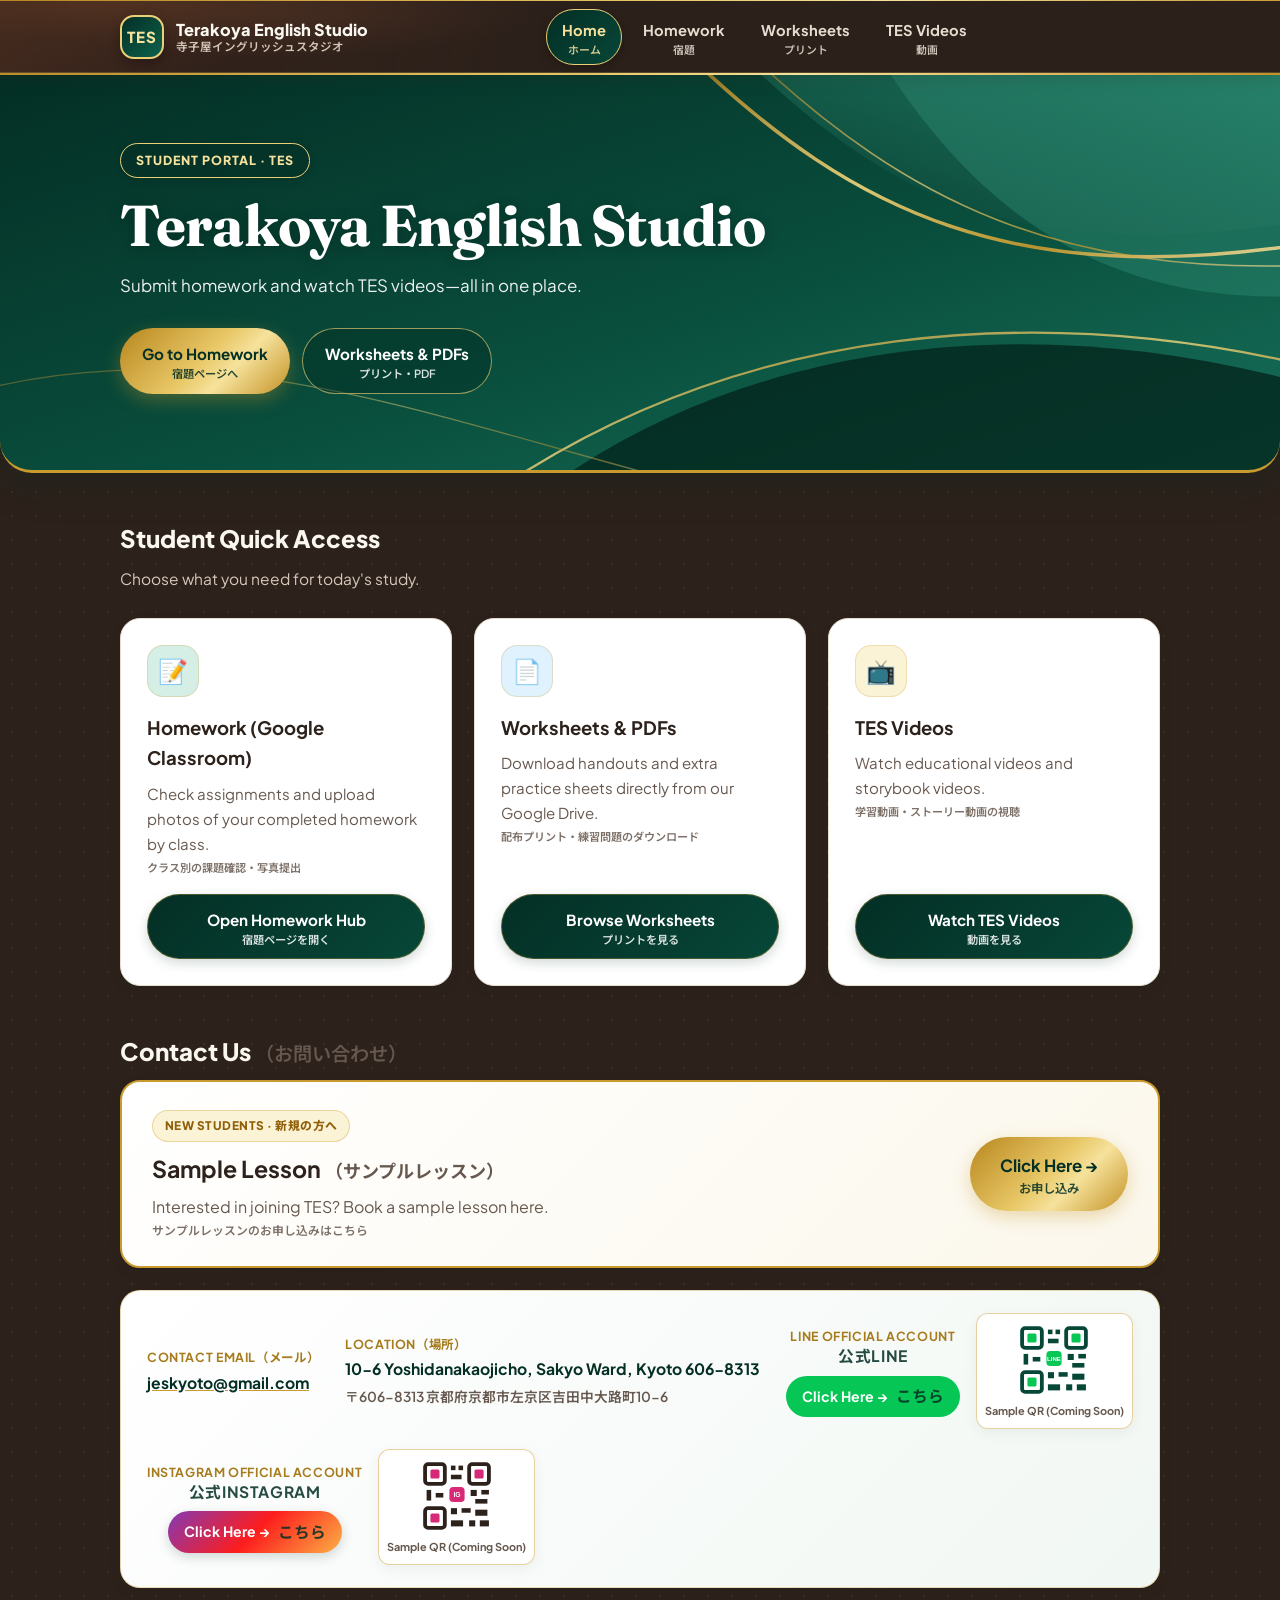
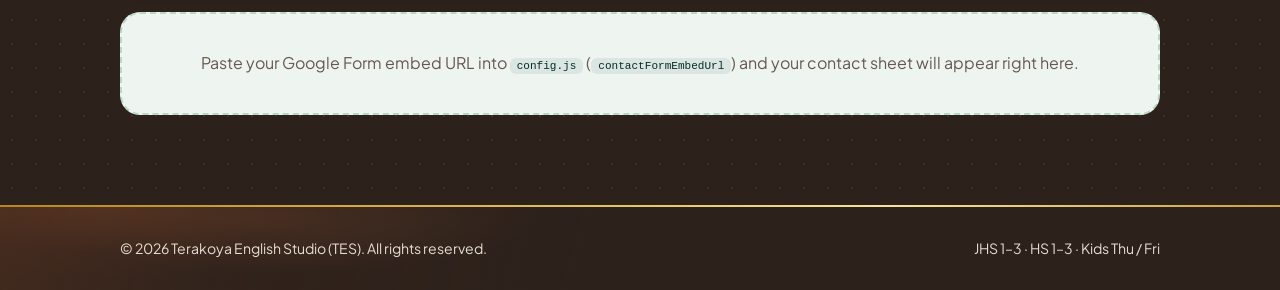
<file: index.html>
<!DOCTYPE html>
<html lang="en">
<head>
  <meta charset="UTF-8">
  <meta name="viewport" content="width=device-width, initial-scale=1.0">
  <title>Terakoya English Studio (TES) — Student Portal</title>
  <link rel="preconnect" href="https://fonts.googleapis.com">
  <link rel="preconnect" href="https://fonts.gstatic.com" crossorigin>
  <link href="https://fonts.googleapis.com/css2?family=Fraunces:opsz,wght@9..144,600;9..144,700;9..144,800&family=Noto+Sans+JP:wght@400;600;700;800&family=Plus+Jakarta+Sans:wght@400;600;700;800&display=swap" rel="stylesheet">
  <link rel="stylesheet" href="styles.css">
</head>
<body>

  <header class="site-header">
    <div class="container nav-inner">
      <a href="index.html" class="brand">
        <span class="brand-badge">TES</span>
        <span class="brand-text">
          <span class="brand-name">Terakoya English Studio</span>
          <span class="brand-sub">寺子屋イングリッシュスタジオ</span>
        </span>
      </a>

      <nav class="nav-links" id="nav-links">
        <a href="index.html" class="nav-link active">Home <span class="ja-sub">ホーム</span></a>
        <a href="homework.html" class="nav-link">Homework <span class="ja-sub">宿題</span></a>
        <a href="worksheets.html" class="nav-link">Worksheets <span class="ja-sub">プリント</span></a>
        <a href="videos.html" class="nav-link">TES Videos <span class="ja-sub">動画</span></a>
      </nav>

      <div class="nav-actions">
        <button id="menu-btn" class="menu-btn" type="button" aria-label="Menu">☰</button>
      </div>
    </div>
  </header>

  <main>
    <section class="hero">
      <div class="container">
        <div class="hero-inner">
          <span class="hero-pill" data-i18n="hero_pill">STUDENT PORTAL · TES</span>
          <h1 data-i18n="hero_title">Terakoya English Studio</h1>
          <p data-i18n="hero_sub">Submit homework and watch TES videos—all in one place.</p>
          <div class="hero-cta-group">
            <a href="homework.html" class="btn btn-primary"><span>Go to Homework<span class="ja-sub">宿題ページへ</span></span></a>
            <a href="worksheets.html" class="btn btn-outline-light"><span>Worksheets &amp; PDFs<span class="ja-sub">プリント・PDF</span></span></a>
          </div>
        </div>
      </div>
    </section>

    <section class="section">
      <div class="container">
        <h2 class="section-title" data-i18n="portal_title">Student Quick Access</h2>
        <p class="section-sub" data-i18n="portal_sub">Choose what you need for today's study.</p>

        <div class="grid-3">
          <article class="card card-hover">
            <div>
              <div class="card-icon">📝</div>
              <h3>Homework (Google Classroom)</h3>
              <p>Check assignments and upload photos of your completed homework by class.<span class="ja-sub" style="margin-top:4px;">クラス別の課題確認・写真提出</span></p>
            </div>
            <a href="homework.html" class="btn btn-navy"><span>Open Homework Hub<span class="ja-sub">宿題ページを開く</span></span></a>
          </article>

          <article class="card card-hover">
            <div>
              <div class="card-icon">📄</div>
              <h3>Worksheets &amp; PDFs</h3>
              <p>Download handouts and extra practice sheets directly from our Google Drive.<span class="ja-sub" style="margin-top:4px;">配布プリント・練習問題のダウンロード</span></p>
            </div>
            <a href="worksheets.html" class="btn btn-navy"><span>Browse Worksheets<span class="ja-sub">プリントを見る</span></span></a>
          </article>

          <article class="card card-hover">
            <div>
              <div class="card-icon">📺</div>
              <h3>TES Videos</h3>
              <p>Watch educational videos and storybook videos.<span class="ja-sub" style="margin-top:4px;">学習動画・ストーリー動画の視聴</span></p>
            </div>
            <a href="videos.html" class="btn btn-navy"><span>Watch TES Videos<span class="ja-sub">動画を見る</span></span></a>
          </article>
        </div>
      </div>
    </section>

    <section class="section" id="contact" style="padding-top: 0;">
      <div class="container">
        <h2 class="section-title">Contact Us <span style="font-size:0.8em;font-weight:600;color:var(--text-muted);">（お問い合わせ）</span></h2>

        <div class="card" style="margin-bottom: 22px; border: 2px solid var(--gold); background: linear-gradient(135deg, #ffffff 0%, #fbf7eb 100%); flex-direction: row; flex-wrap: wrap; align-items: center; justify-content: space-between; gap: 20px; padding: 28px 30px;">
          <div>
            <span class="badge badge-kids" style="margin-bottom: 8px;">NEW STUDENTS · 新規の方へ</span>
            <h3 style="font-size: 1.45rem; margin: 0 0 6px;">Sample Lesson <span style="font-size:0.78em;font-weight:700;color:var(--text-muted);">（サンプルレッスン）</span></h3>
            <p style="margin: 0; font-size: 1rem;">Interested in joining TES? Book a sample lesson here.<span class="ja-sub" style="margin-top:4px;">サンプルレッスンのお申し込みはこちら</span></p>
          </div>
          <a id="sample-lesson-btn" href="#contact" class="btn btn-primary" style="padding: 15px 30px; font-size: 1.05rem;">
            <span>Click Here &rarr;<span class="ja-sub">お申し込み</span></span>
          </a>
        </div>

        <div class="info-strip" style="margin-bottom: 24px;">
          <div class="info-item">
            <strong>Contact Email（メール）</strong>
            <span id="school-email">—</span>
          </div>
          <div class="info-item">
            <strong>Location（場所）</strong>
            <div id="school-location">—</div>
          </div>
          <div class="info-item info-line-item">
            <div>
              <strong>LINE Official Account<span class="ja-sub">公式LINE</span></strong>
              <div id="school-line-wrap" style="margin-top:8px;"></div>
            </div>
            <div id="line-qr-wrap"></div>
          </div>
          <div class="info-item info-line-item">
            <div>
              <strong>Instagram Official Account<span class="ja-sub">公式Instagram</span></strong>
              <div id="school-ig-wrap" style="margin-top:8px;"></div>
            </div>
            <div id="ig-qr-wrap"></div>
          </div>
        </div>

        <div id="contact-form-wrap"></div>
      </div>
    </section>
  </main>

  <footer class="site-footer">
    <div class="container footer-inner">
      <span data-i18n="footer_copy">© Terakoya English Studio (TES).</span>
      <span>JHS 1–3 · HS 1–3 · Kids Thu / Fri</span>
    </div>
  </footer>

  <script src="config.js"></script>
  <script src="app.js"></script>
</body>
</html>
</file>
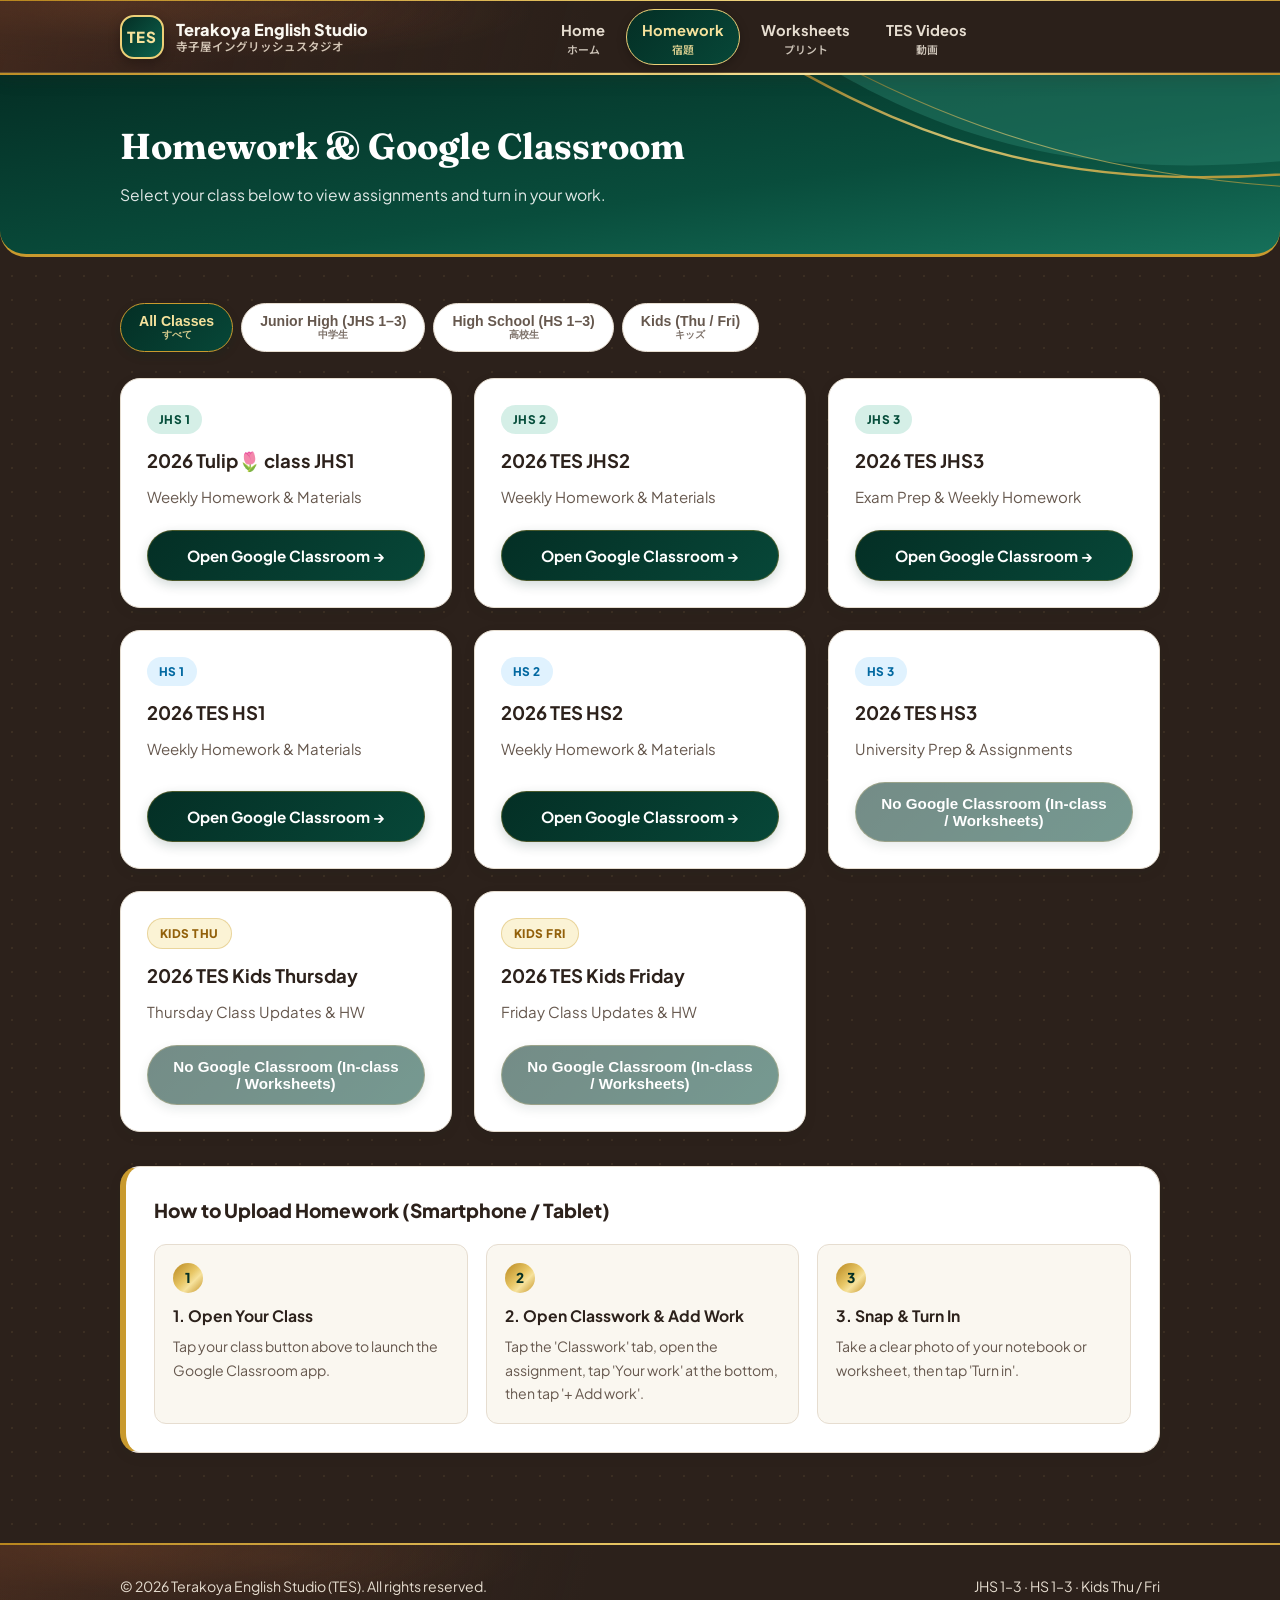
<file: homework.html>
<!DOCTYPE html>
<html lang="en">
<head>
  <meta charset="UTF-8">
  <meta name="viewport" content="width=device-width, initial-scale=1.0">
  <title>Homework — Terakoya English Studio (TES)</title>
  <link rel="preconnect" href="https://fonts.googleapis.com">
  <link rel="preconnect" href="https://fonts.gstatic.com" crossorigin>
  <link href="https://fonts.googleapis.com/css2?family=Fraunces:opsz,wght@9..144,600;9..144,700;9..144,800&family=Noto+Sans+JP:wght@400;600;700;800&family=Plus+Jakarta+Sans:wght@400;600;700;800&display=swap" rel="stylesheet">
  <link rel="stylesheet" href="styles.css">
</head>
<body>

  <header class="site-header">
    <div class="container nav-inner">
      <a href="index.html" class="brand">
        <span class="brand-badge">TES</span>
        <span class="brand-text">
          <span class="brand-name">Terakoya English Studio</span>
          <span class="brand-sub">寺子屋イングリッシュスタジオ</span>
        </span>
      </a>

      <nav class="nav-links" id="nav-links">
        <a href="index.html" class="nav-link">Home <span class="ja-sub">ホーム</span></a>
        <a href="homework.html" class="nav-link active">Homework <span class="ja-sub">宿題</span></a>
        <a href="worksheets.html" class="nav-link">Worksheets <span class="ja-sub">プリント</span></a>
        <a href="videos.html" class="nav-link">TES Videos <span class="ja-sub">動画</span></a>
      </nav>

      <div class="nav-actions">
        <button id="menu-btn" class="menu-btn" type="button" aria-label="Menu">☰</button>
      </div>
    </div>
  </header>

  <main>
    <section class="page-header">
      <div class="container">
        <h1 data-i18n="hw_header_title">Homework &amp; Google Classroom</h1>
        <p data-i18n="hw_header_sub">Select your class below to view assignments and turn in your work.</p>
      </div>
    </section>

    <section class="section">
      <div class="container">
        <div class="filter-bar">
          <button class="filter-btn active" type="button" data-hw-filter="all">All Classes <span class="ja-sub">すべて</span></button>
          <button class="filter-btn" type="button" data-hw-filter="jhs">Junior High (JHS 1–3) <span class="ja-sub">中学生</span></button>
          <button class="filter-btn" type="button" data-hw-filter="hs">High School (HS 1–3) <span class="ja-sub">高校生</span></button>
          <button class="filter-btn" type="button" data-hw-filter="kids">Kids (Thu / Fri) <span class="ja-sub">キッズ</span></button>
        </div>

        <div id="homework-grid" class="grid-3"></div>

        <div class="guide-box">
          <h2 class="section-title" style="font-size:1.2rem;" data-i18n="guide_title">How to Upload Homework (Smartphone / Tablet)</h2>
          <div class="guide-steps">
            <div class="step-item">
              <span class="step-num">1</span>
              <h4 data-i18n="guide_s1_title">1. Open Your Class</h4>
              <p data-i18n="guide_s1_desc">Tap your class button above to launch the Google Classroom app.</p>
            </div>
            <div class="step-item">
              <span class="step-num">2</span>
              <h4 data-i18n="guide_s2_title">2. Add Your Work</h4>
              <p data-i18n="guide_s2_desc">Open the assignment, tap 'Your work' at the bottom, then tap '+ Add work'.</p>
            </div>
            <div class="step-item">
              <span class="step-num">3</span>
              <h4 data-i18n="guide_s3_title">3. Snap &amp; Turn In</h4>
              <p data-i18n="guide_s3_desc">Take a clear photo of your notebook or worksheet, then tap 'Turn in'.</p>
            </div>
          </div>
        </div>
      </div>
    </section>
  </main>

  <footer class="site-footer">
    <div class="container footer-inner">
      <span data-i18n="footer_copy">© Terakoya English Studio (TES).</span>
      <span>JHS 1–3 · HS 1–3 · Kids Thu / Fri</span>
    </div>
  </footer>

  <script src="config.js"></script>
  <script src="app.js"></script>
</body>
</html>
</file>
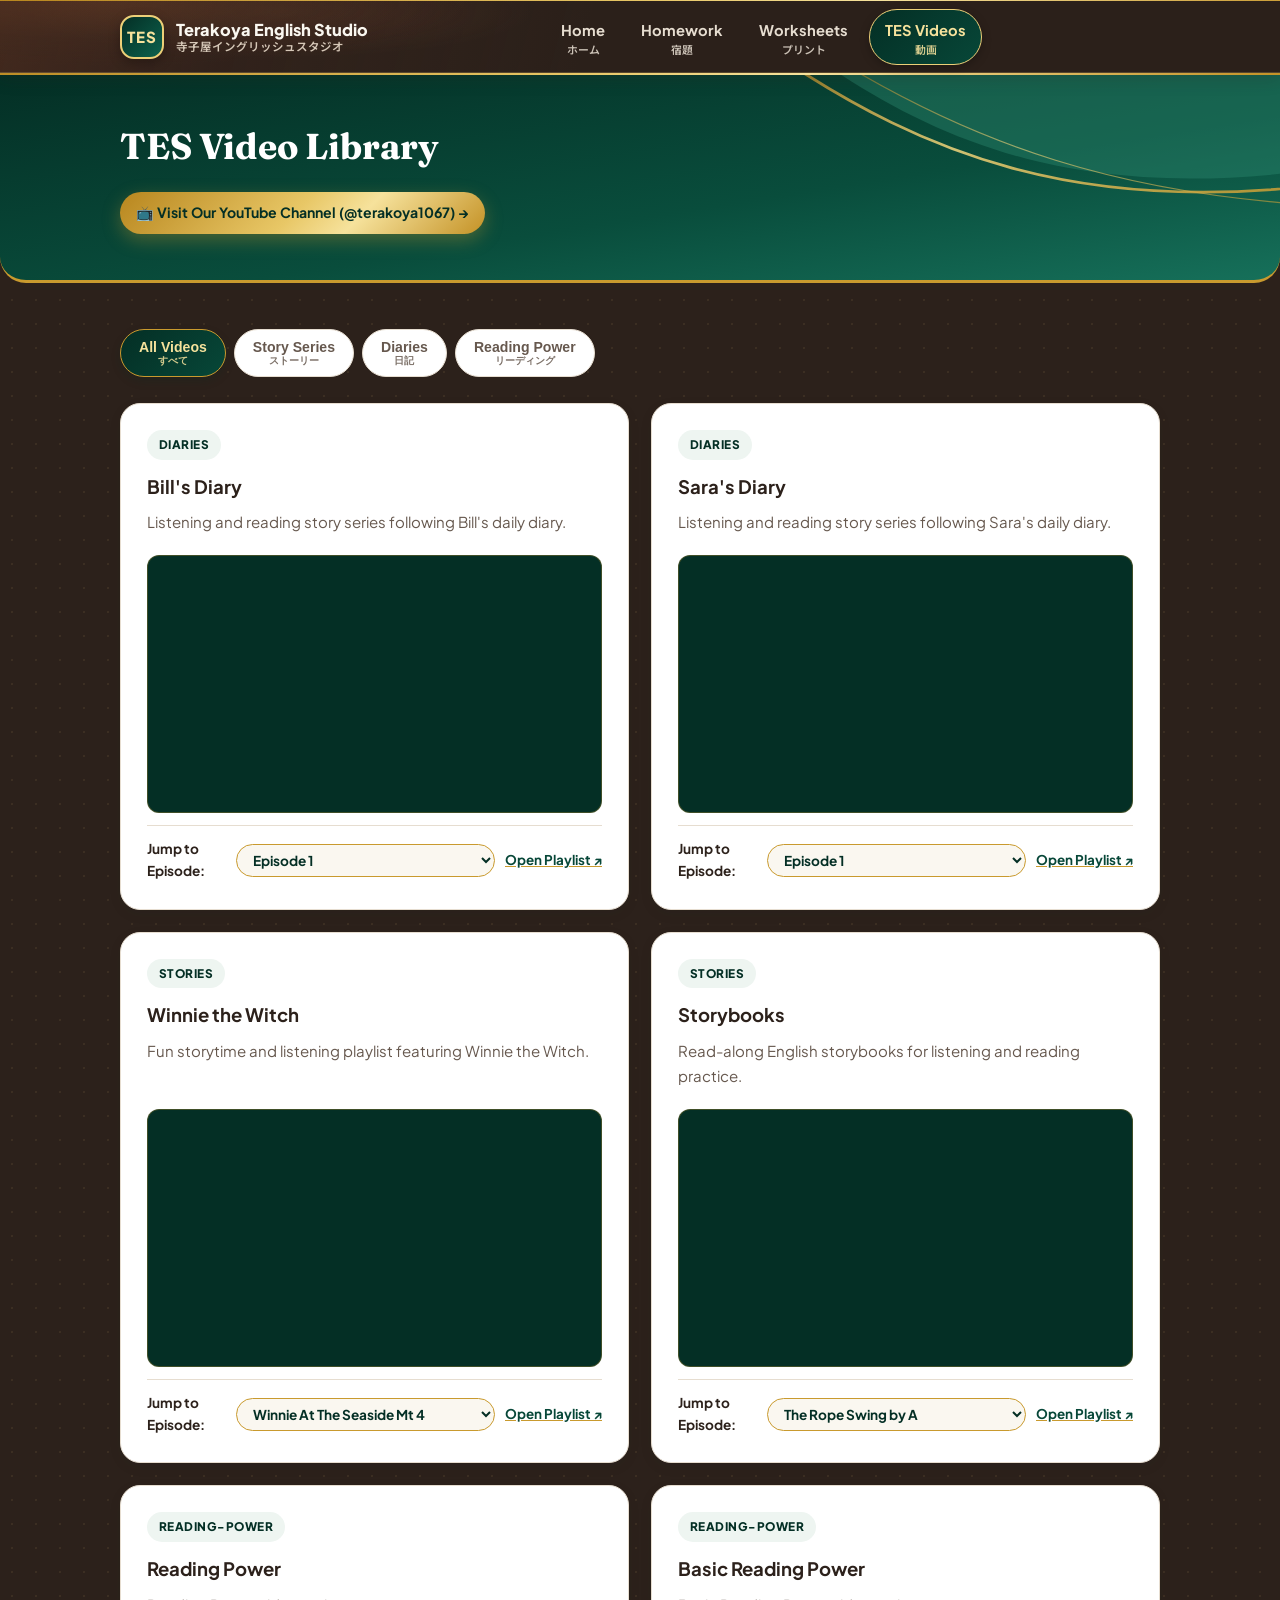
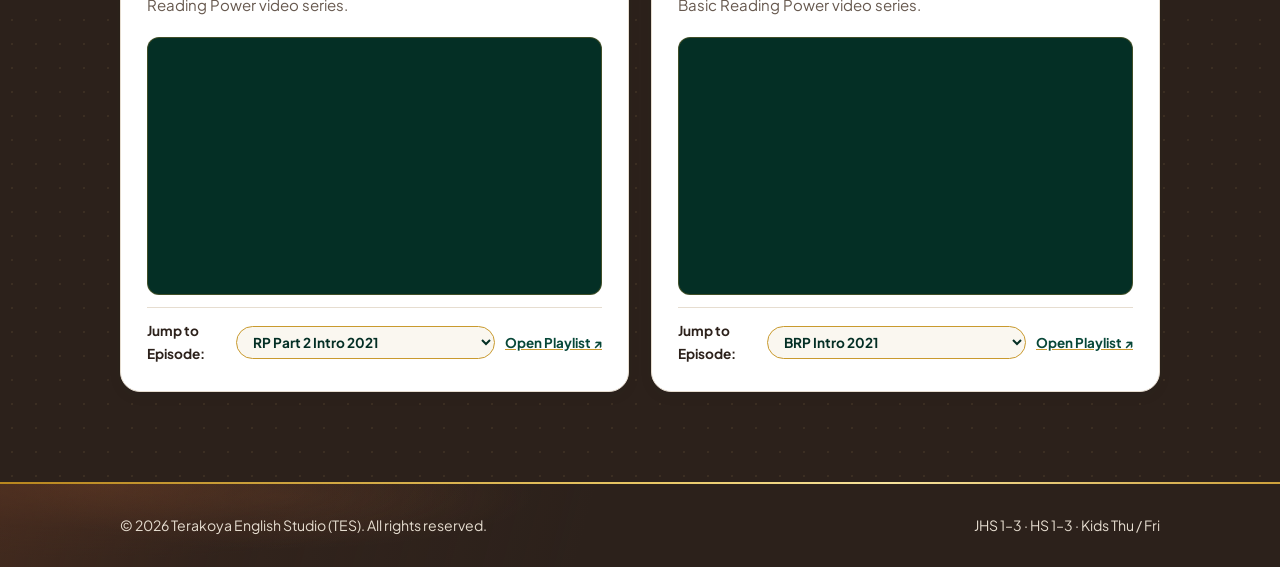
<file: videos.html>
<!DOCTYPE html>
<html lang="en">
<head>
  <meta charset="UTF-8">
  <meta name="viewport" content="width=device-width, initial-scale=1.0">
  <title>Video Library — Terakoya English Studio (TES)</title>
  <link rel="preconnect" href="https://fonts.googleapis.com">
  <link rel="preconnect" href="https://fonts.gstatic.com" crossorigin>
  <link href="https://fonts.googleapis.com/css2?family=Fraunces:opsz,wght@9..144,600;9..144,700;9..144,800&family=Noto+Sans+JP:wght@400;600;700;800&family=Plus+Jakarta+Sans:wght@400;600;700;800&display=swap" rel="stylesheet">
  <link rel="stylesheet" href="styles.css">
</head>
<body>

  <header class="site-header">
    <div class="container nav-inner">
      <a href="index.html" class="brand">
        <span class="brand-badge">TES</span>
        <span class="brand-text">
          <span class="brand-name">Terakoya English Studio</span>
          <span class="brand-sub">寺子屋イングリッシュスタジオ</span>
        </span>
      </a>

      <nav class="nav-links" id="nav-links">
        <a href="index.html" class="nav-link">Home <span class="ja-sub">ホーム</span></a>
        <a href="homework.html" class="nav-link">Homework <span class="ja-sub">宿題</span></a>
        <a href="worksheets.html" class="nav-link">Worksheets <span class="ja-sub">プリント</span></a>
        <a href="videos.html" class="nav-link active">TES Videos <span class="ja-sub">動画</span></a>
      </nav>

      <div class="nav-actions">
        <button id="menu-btn" class="menu-btn" type="button" aria-label="Menu">☰</button>
      </div>
    </div>
  </header>

  <main>
    <section class="page-header">
      <div class="container">
        <h1 data-i18n="vid_header_title">TES Video Library</h1>
        <div id="yt-channel-wrap" style="margin-top: 16px;"></div>
      </div>
    </section>

    <section class="section">
      <div class="container">
        <div class="filter-bar">
          <button class="filter-btn active" type="button" data-vid-filter="all">All Videos <span class="ja-sub">すべて</span></button>
          <button class="filter-btn" type="button" data-vid-filter="stories">Story Series <span class="ja-sub">ストーリー</span></button>
          <button class="filter-btn" type="button" data-vid-filter="diaries">Diaries <span class="ja-sub">日記</span></button>
          <button class="filter-btn" type="button" data-vid-filter="reading-power">Reading Power <span class="ja-sub">リーディング</span></button>
        </div>

        <div id="videos-grid" class="grid-2"></div>
      </div>
    </section>
  </main>

  <footer class="site-footer">
    <div class="container footer-inner">
      <span data-i18n="footer_copy">© Terakoya English Studio (TES).</span>
      <span>JHS 1–3 · HS 1–3 · Kids Thu / Fri</span>
    </div>
  </footer>

  <script src="config.js"></script>
  <script src="app.js"></script>
</body>
</html>
</file>
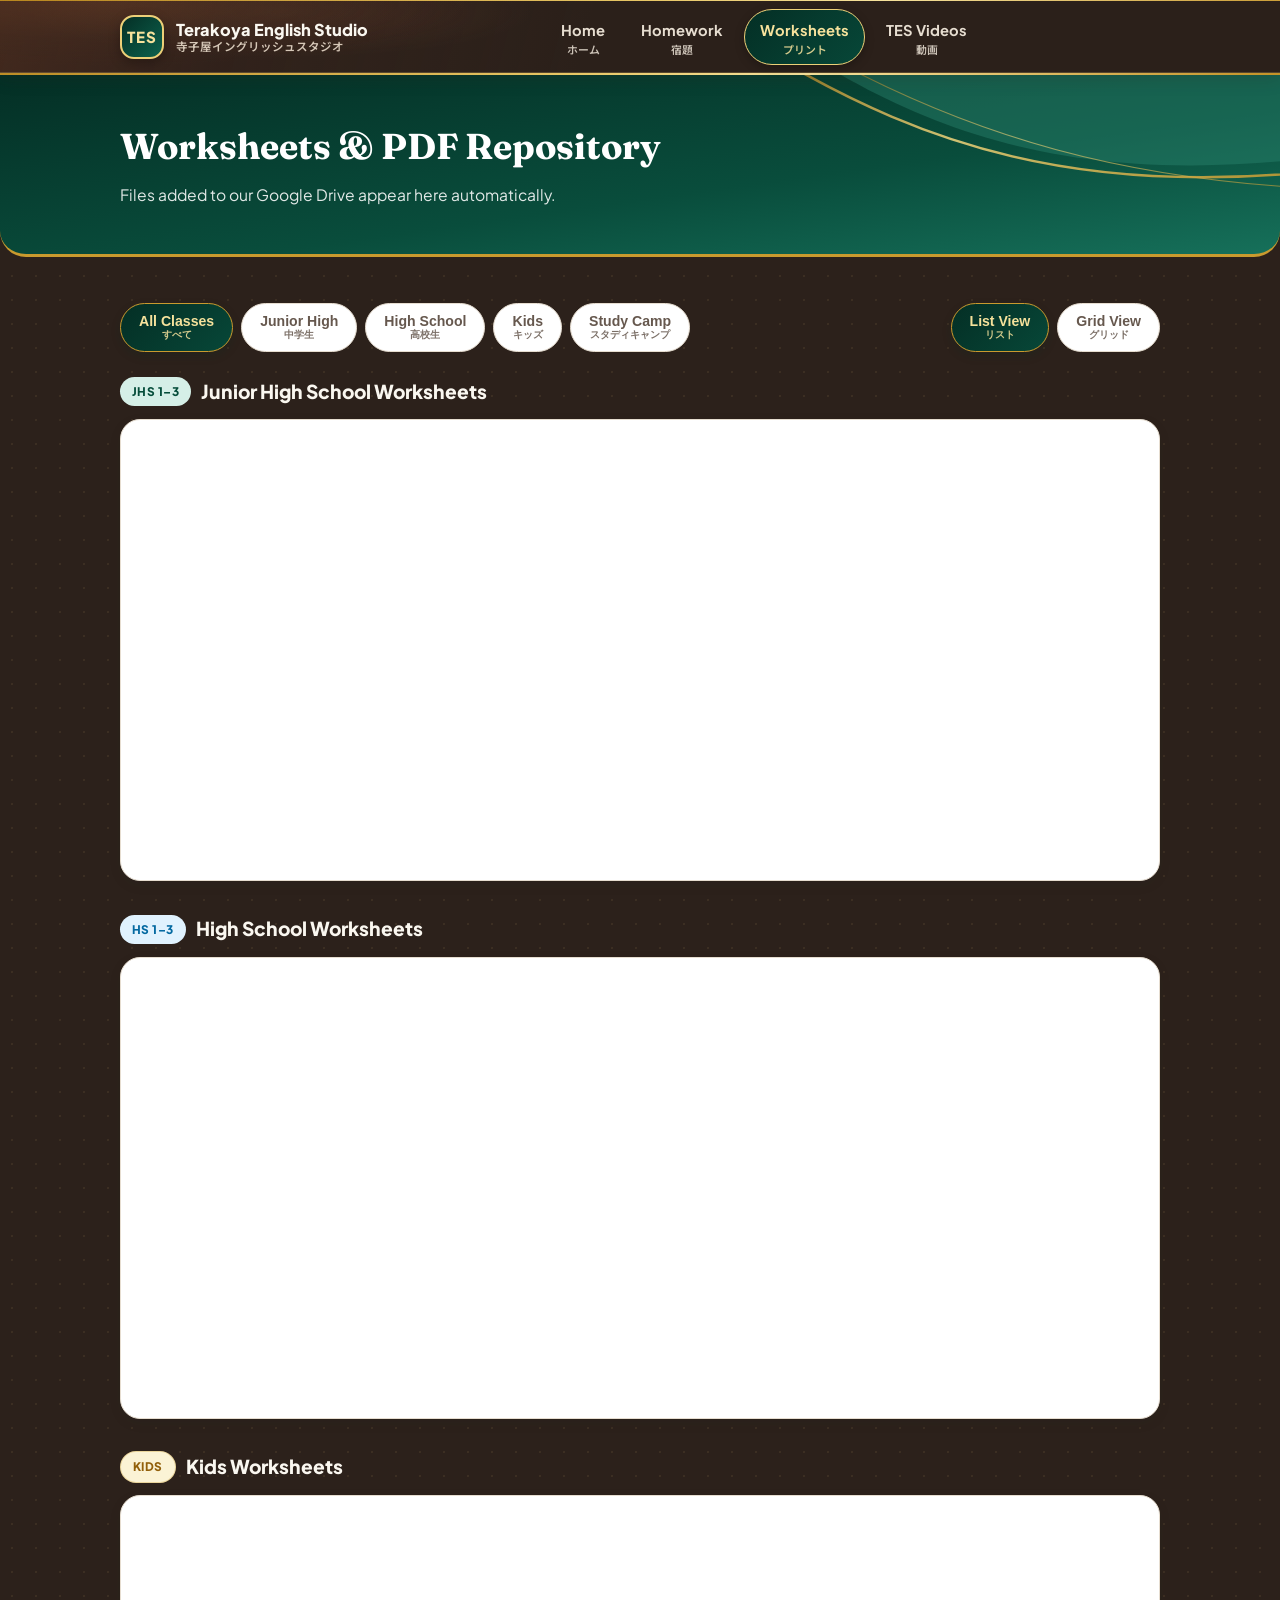
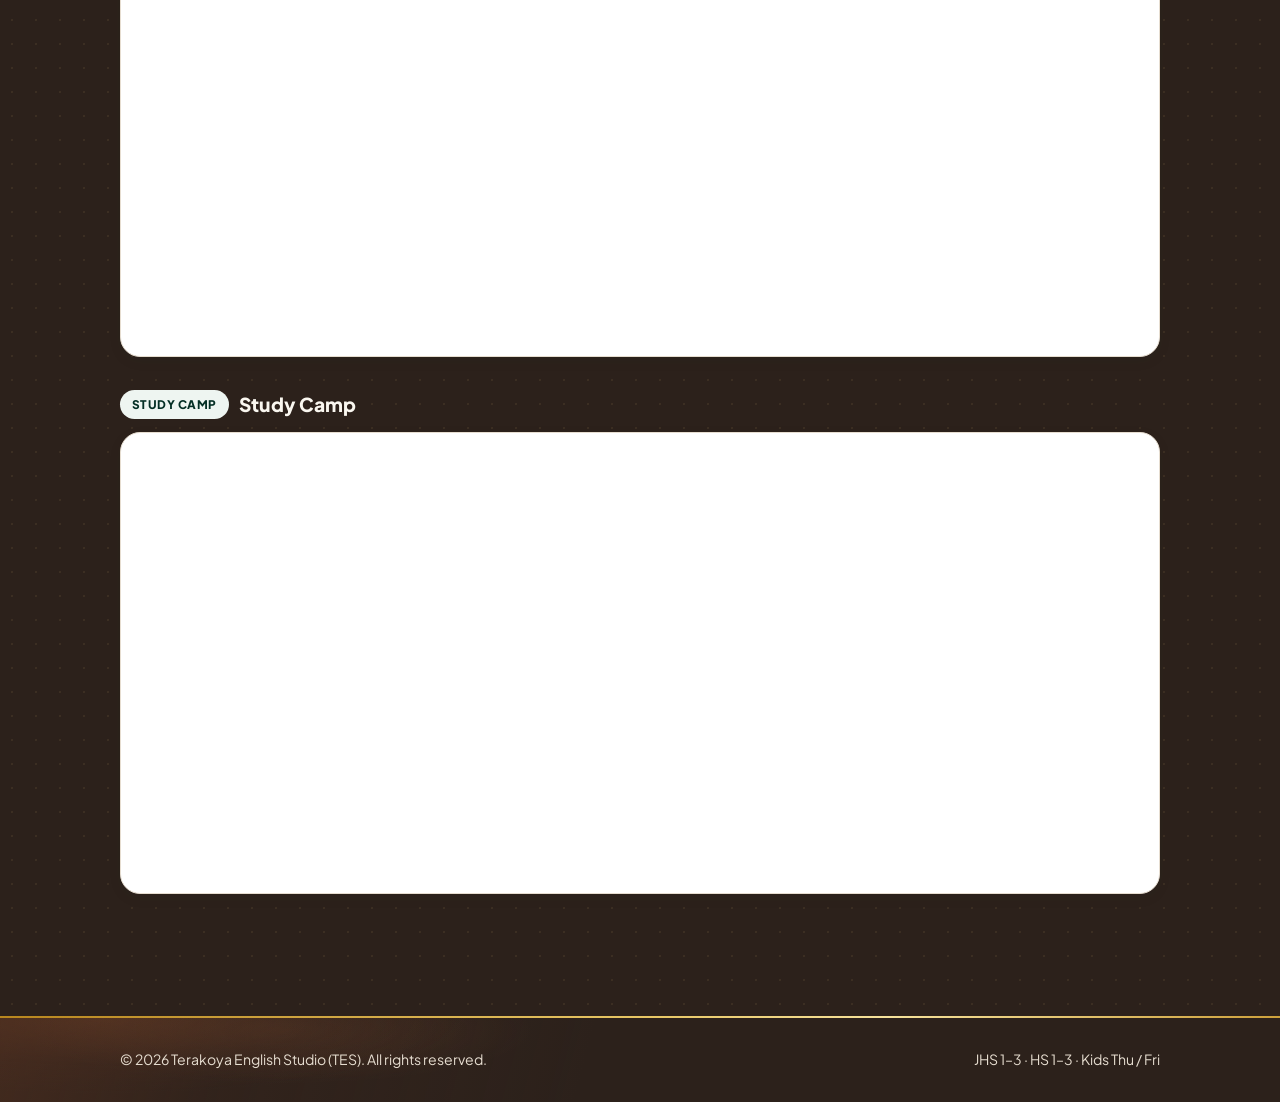
<file: worksheets.html>
<!DOCTYPE html>
<html lang="en">
<head>
  <meta charset="UTF-8">
  <meta name="viewport" content="width=device-width, initial-scale=1.0">
  <title>Worksheets &amp; PDFs — Terakoya English Studio (TES)</title>
  <link rel="preconnect" href="https://fonts.googleapis.com">
  <link rel="preconnect" href="https://fonts.gstatic.com" crossorigin>
  <link href="https://fonts.googleapis.com/css2?family=Fraunces:opsz,wght@9..144,600;9..144,700;9..144,800&family=Noto+Sans+JP:wght@400;600;700;800&family=Plus+Jakarta+Sans:wght@400;600;700;800&display=swap" rel="stylesheet">
  <link rel="stylesheet" href="styles.css">
</head>
<body>

  <header class="site-header">
    <div class="container nav-inner">
      <a href="index.html" class="brand">
        <span class="brand-badge">TES</span>
        <span class="brand-text">
          <span class="brand-name">Terakoya English Studio</span>
          <span class="brand-sub">寺子屋イングリッシュスタジオ</span>
        </span>
      </a>

      <nav class="nav-links" id="nav-links">
        <a href="index.html" class="nav-link">Home <span class="ja-sub">ホーム</span></a>
        <a href="homework.html" class="nav-link">Homework <span class="ja-sub">宿題</span></a>
        <a href="worksheets.html" class="nav-link active">Worksheets <span class="ja-sub">プリント</span></a>
        <a href="videos.html" class="nav-link">TES Videos <span class="ja-sub">動画</span></a>
      </nav>

      <div class="nav-actions">
        <button id="menu-btn" class="menu-btn" type="button" aria-label="Menu">☰</button>
      </div>
    </div>
  </header>

  <main>
    <section class="page-header">
      <div class="container">
        <h1 data-i18n="ws_header_title">Worksheets &amp; PDF Repository</h1>
        <p data-i18n="ws_header_sub">Files added to our Google Drive appear here automatically.</p>
      </div>
    </section>

    <section class="section">
      <div class="container">
        <div style="display:flex;flex-wrap:wrap;justify-content:space-between;align-items:center;gap:12px;margin-bottom:24px;">
          <div class="filter-bar" style="margin-bottom:0;">
            <button class="filter-btn active" type="button" data-ws-filter="all">All Classes <span class="ja-sub">すべて</span></button>
            <button class="filter-btn" type="button" data-ws-filter="jhs">Junior High <span class="ja-sub">中学生</span></button>
            <button class="filter-btn" type="button" data-ws-filter="hs">High School <span class="ja-sub">高校生</span></button>
            <button class="filter-btn" type="button" data-ws-filter="kids">Kids <span class="ja-sub">キッズ</span></button>
            <button class="filter-btn" type="button" data-ws-filter="study-camp">Study Camp <span class="ja-sub">スタディキャンプ</span></button>
          </div>

          <div class="filter-bar" style="margin-bottom:0;">
            <button class="filter-btn active" type="button" data-ws-view="list">List View <span class="ja-sub">リスト</span></button>
            <button class="filter-btn" type="button" data-ws-view="grid">Grid View <span class="ja-sub">グリッド</span></button>
          </div>
        </div>

        <div id="worksheets-list"></div>
      </div>
    </section>
  </main>

  <footer class="site-footer">
    <div class="container footer-inner">
      <span data-i18n="footer_copy">© Terakoya English Studio (TES).</span>
      <span>JHS 1–3 · HS 1–3 · Kids Thu / Fri</span>
    </div>
  </footer>

  <script src="config.js"></script>
  <script src="app.js"></script>
</body>
</html>
</file>
<file: styles.css>
:root {
  --bg: #2c211b;
  --surface: #ffffff;
  --surface-alt: #eef5f1;
  --emerald-deep: #042f25;
  --emerald: #074738;
  --emerald-mid: #0d624e;
  --jade: #2d8a72;
  --accent: #0f765d;
  --accent-hover: #074738;
  --accent-soft: #d5efe7;
  --gold-dark: #a67c1e;
  --gold: #c99a2e;
  --gold-bright: #ecd078;
  --gold-soft: #fbf3d5;
  --gold-gradient: linear-gradient(135deg, #b8861e 0%, #e8c766 48%, #f6e29c 65%, #c49226 100%);
  --line-green: #06c755;
  --espresso: #2c211b;
  --espresso-mid: #4a3a31;
  --text: #2c211b;
  --text-muted: #66584e;
  --border: #e6ddd0;
  --radius: 20px;
  --radius-sm: 12px;
  --shadow-sm: 0 4px 14px rgba(4, 47, 37, 0.06);
  --shadow-md: 0 12px 28px rgba(4, 47, 37, 0.12);
  --max-w: 1080px;
}

*,
*::before,
*::after {
  box-sizing: border-box;
}

html {
  scroll-behavior: smooth;
}

body {
  margin: 0;
  font-family: "Plus Jakarta Sans", "Noto Sans JP", -apple-system, BlinkMacSystemFont, "Segoe UI", sans-serif;
  background-color: var(--bg);
  background-image: radial-gradient(rgba(236, 208, 120, 0.08) 1px, transparent 1px);
  background-size: 24px 24px;
  color: var(--text);
  line-height: 1.65;
  -webkit-font-smoothing: antialiased;
}

a {
  color: inherit;
  text-decoration: none;
}

.container {
  width: 100%;
  max-width: var(--max-w);
  margin: 0 auto;
  padding: 0 20px;
}

/* Header & Navigation */
.site-header {
  position: sticky;
  top: 0;
  z-index: 100;
  background-color: rgba(44, 33, 27, 0.97);
  background-image:
    linear-gradient(105deg, rgba(96, 54, 34, 0.42) 0%, rgba(68, 42, 30, 0.22) 18%, rgba(44, 33, 27, 0) 46%),
    radial-gradient(ellipse 38% 120% at 8% 0%, rgba(128, 72, 42, 0.38) 0%, rgba(74, 45, 32, 0.18) 45%, rgba(44, 33, 27, 0) 75%),
    radial-gradient(ellipse 28% 90% at 22% 15%, rgba(145, 86, 52, 0.22) 0%, rgba(44, 33, 27, 0) 70%);
  backdrop-filter: blur(12px);
  border-top: 1px solid rgba(236, 208, 120, 0.28);
  border-bottom: 2px solid transparent;
  border-image: var(--gold-gradient) 1;
  box-shadow: inset 0 -1px 0 rgba(236, 208, 120, 0.22), 0 4px 16px rgba(44, 33, 27, 0.18);
}

.nav-inner {
  display: flex;
  align-items: center;
  justify-content: space-between;
  min-height: 72px;
  gap: 16px;
}

.brand {
  display: flex;
  align-items: center;
  gap: 12px;
  font-weight: 800;
  color: #faf7f0;
}

.brand-badge {
  display: inline-flex;
  align-items: center;
  justify-content: center;
  width: 44px;
  height: 44px;
  border-radius: 14px;
  background: linear-gradient(135deg, var(--emerald-deep) 0%, var(--emerald-mid) 100%);
  border: 2px solid var(--gold-bright);
  color: #f6e29c;
  font-size: 0.95rem;
  letter-spacing: 0.05em;
  box-shadow: 0 4px 12px rgba(0, 0, 0, 0.28);
}

.brand-text {
  display: flex;
  flex-direction: column;
  line-height: 1.15;
}

.brand-name {
  font-size: 1.02rem;
  color: #faf7f0;
}

.brand-sub {
  font-size: 0.72rem;
  font-weight: 600;
  color: #d6c8b8;
}

.nav-links {
  display: flex;
  align-items: center;
  gap: 6px;
}

.nav-link {
  padding: 8px 15px;
  border-radius: 999px;
  font-size: 0.92rem;
  font-weight: 700;
  color: #e6ddd0;
  text-align: center;
  transition: background 0.15s, color 0.15s;
}

.nav-link:hover {
  background: rgba(236, 208, 120, 0.16);
  color: #f6e29c;
}

.nav-link.active {
  background: linear-gradient(135deg, var(--emerald-deep) 0%, var(--emerald) 100%);
  color: #f6e29c;
  border: 1px solid var(--gold-bright);
  box-shadow: 0 3px 10px rgba(0, 0, 0, 0.25);
}

.nav-actions {
  display: flex;
  align-items: center;
  gap: 10px;
}

.lang-toggle {
  display: inline-flex;
  align-items: center;
  gap: 6px;
  padding: 8px 14px;
  border-radius: 999px;
  border: 1.5px solid rgba(236, 208, 120, 0.6);
  background: rgba(255, 255, 255, 0.08);
  color: #f6e29c;
  font-size: 0.85rem;
  font-weight: 700;
  cursor: pointer;
  transition: all 0.15s;
}

.lang-toggle:hover {
  background: rgba(236, 208, 120, 0.2);
  border-color: var(--gold-bright);
  color: #ffffff;
}

.menu-btn {
  display: none;
  background: rgba(255, 255, 255, 0.08);
  border: 1.5px solid rgba(236, 208, 120, 0.5);
  border-radius: 12px;
  padding: 7px 11px;
  font-size: 1.1rem;
  cursor: pointer;
  color: #faf7f0;
}

/* Mobile Nav Drawer */
@media (max-width: 760px) {
  .menu-btn {
    display: inline-flex;
    align-items: center;
    justify-content: center;
  }

  .nav-links {
    display: none;
    position: absolute;
    top: 72px;
    left: 0;
    right: 0;
    background: var(--espresso);
    border-bottom: 2px solid var(--gold);
    flex-direction: column;
    align-items: stretch;
    padding: 14px 20px 20px;
    gap: 8px;
    box-shadow: var(--shadow-md);
  }

  .nav-links.open {
    display: flex;
  }

  .nav-link {
    padding: 12px 16px;
    font-size: 1rem;
    border-radius: 12px;
  }
}

/* Hero Section — Layered Deep Emerald, Jade & Flowing Gold Ribbons */
.hero {
  position: relative;
  overflow: hidden;
  background-color: var(--emerald-deep);
  background-image: url("data:image/svg+xml,%3Csvg xmlns='http://www.w3.org/2000/svg' viewBox='0 0 1440 520' preserveAspectRatio='none'%3E%3Cdefs%3E%3ClinearGradient id='g1' x1='0%25' y1='0%25' x2='100%25' y2='100%25'%3E%3Cstop offset='0%25' stop-color='%23042f25'/%3E%3Cstop offset='55%25' stop-color='%23094d3c'/%3E%3Cstop offset='100%25' stop-color='%2316705a'/%3E%3C/linearGradient%3E%3ClinearGradient id='g2' x1='0%25' y1='100%25' x2='100%25' y2='0%25'%3E%3Cstop offset='0%25' stop-color='%23063b2f'/%3E%3Cstop offset='100%25' stop-color='%23288870'/%3E%3C/linearGradient%3E%3ClinearGradient id='gold' x1='0%25' y1='0%25' x2='100%25' y2='100%25'%3E%3Cstop offset='0%25' stop-color='%23a67c1e'/%3E%3Cstop offset='45%25' stop-color='%23f2d67c'/%3E%3Cstop offset='75%25' stop-color='%23c99a2e'/%3E%3Cstop offset='100%25' stop-color='%23f6e5a8'/%3E%3C/linearGradient%3E%3C/defs%3E%3Crect width='1440' height='520' fill='url(%23g1)'/%3E%3Cpath d='M820,-40 C980,140 1120,260 1480,190 L1480,-40 Z' fill='url(%23g2)' opacity='0.88'/%3E%3Cpath d='M980,-40 C1080,150 1220,310 1480,290 L1480,-40 Z' fill='%232d8a72' opacity='0.45'/%3E%3Cpath d='M620,540 C860,340 1180,310 1480,410 L1480,540 Z' fill='%2303241c' opacity='0.78'/%3E%3Cpath d='M780,-20 C960,180 1140,285 1480,220' fill='none' stroke='url(%23gold)' stroke-width='4.5' opacity='0.9'/%3E%3Cpath d='M850,-20 C1020,165 1190,265 1480,250' fill='none' stroke='url(%23gold)' stroke-width='2' opacity='0.7'/%3E%3Cpath d='M580,530 C840,335 1160,295 1480,385' fill='none' stroke='url(%23gold)' stroke-width='3' opacity='0.8'/%3E%3Cpath d='M-40,420 C240,330 480,450 780,540' fill='none' stroke='url(%23gold)' stroke-width='1.8' opacity='0.45'/%3E%3C/svg%3E");
  background-size: cover;
  background-position: center;
  color: #fff;
  padding: 68px 0 76px;
  border-bottom-left-radius: 32px;
  border-bottom-right-radius: 32px;
  border-bottom: 3px solid var(--gold);
  box-shadow: 0 14px 36px rgba(4, 47, 37, 0.22);
}

.hero-inner {
  position: relative;
  z-index: 1;
  max-width: 720px;
}

.hero-pill {
  display: inline-block;
  padding: 6px 15px;
  border-radius: 999px;
  background: rgba(4, 47, 37, 0.55);
  border: 1.5px solid var(--gold-bright);
  color: #f6e29c;
  font-size: 0.78rem;
  font-weight: 800;
  letter-spacing: 0.08em;
  margin-bottom: 16px;
  box-shadow: 0 2px 10px rgba(0, 0, 0, 0.15);
}

.hero h1 {
  margin: 0 0 14px;
  font-family: "Fraunces", "Noto Sans JP", Georgia, serif;
  font-size: clamp(2.35rem, 5.2vw, 3.6rem);
  line-height: 1.12;
  font-weight: 700;
  letter-spacing: -0.015em;
  text-shadow: 0 2px 14px rgba(0, 0, 0, 0.25);
}

.hero p {
  margin: 0 0 28px;
  color: rgba(255, 255, 255, 0.92);
  font-size: 1.06rem;
}

.hero-cta-group {
  display: flex;
  flex-wrap: wrap;
  gap: 12px;
}

/* Page Header (Subpages) */
.page-header {
  position: relative;
  overflow: hidden;
  background-color: var(--emerald-deep);
  background-image: url("data:image/svg+xml,%3Csvg xmlns='http://www.w3.org/2000/svg' viewBox='0 0 1440 260' preserveAspectRatio='none'%3E%3Cdefs%3E%3ClinearGradient id='pg1' x1='0%25' y1='0%25' x2='100%25' y2='100%25'%3E%3Cstop offset='0%25' stop-color='%23042f25'/%3E%3Cstop offset='60%25' stop-color='%23094d3c'/%3E%3Cstop offset='100%25' stop-color='%2316705a'/%3E%3C/linearGradient%3E%3ClinearGradient id='pgold' x1='0%25' y1='0%25' x2='100%25' y2='100%25'%3E%3Cstop offset='0%25' stop-color='%23a67c1e'/%3E%3Cstop offset='50%25' stop-color='%23f2d67c'/%3E%3Cstop offset='100%25' stop-color='%23c99a2e'/%3E%3C/linearGradient%3E%3C/defs%3E%3Crect width='1440' height='260' fill='url(%23pg1)'/%3E%3Cpath d='M920,-20 C1060,90 1220,160 1480,120 L1480,-20 Z' fill='%232d8a72' opacity='0.4'/%3E%3Cpath d='M880,-20 C1040,100 1210,175 1480,140' fill='none' stroke='url(%23pgold)' stroke-width='3.5' opacity='0.85'/%3E%3Cpath d='M940,-20 C1100,90 1260,150 1480,165' fill='none' stroke='url(%23pgold)' stroke-width='1.5' opacity='0.6'/%3E%3C/svg%3E");
  background-size: cover;
  background-position: center;
  color: #fff;
  padding: 42px 0 46px;
  border-bottom-left-radius: 26px;
  border-bottom-right-radius: 26px;
  border-bottom: 3px solid var(--gold);
}

.page-header h1 {
  margin: 0 0 6px;
  font-family: "Fraunces", "Noto Sans JP", Georgia, serif;
  font-size: clamp(1.6rem, 3.2vw, 2.25rem);
  font-weight: 700;
}

.page-header p {
  margin: 0;
  color: rgba(255, 255, 255, 0.88);
  font-size: 0.98rem;
}

/* Buttons */
.btn {
  display: inline-flex;
  align-items: center;
  justify-content: center;
  text-align: center;
  gap: 8px;
  padding: 12px 22px;
  border-radius: 999px;
  font-weight: 700;
  font-size: 0.95rem;
  border: none;
  cursor: pointer;
  transition: transform 0.15s, background 0.15s, box-shadow 0.15s;
}

.btn:hover {
  transform: translateY(-1px);
}

.btn:active {
  transform: translateY(1px);
}

.btn-primary {
  background: var(--gold-gradient);
  color: var(--emerald-deep);
  box-shadow: 0 6px 18px rgba(201, 154, 46, 0.35);
}

.btn-primary:hover {
  filter: brightness(1.04);
  box-shadow: 0 8px 22px rgba(201, 154, 46, 0.45);
}

.btn-outline-light {
  background: rgba(4, 47, 37, 0.45);
  color: #fff;
  border: 1.5px solid rgba(236, 208, 120, 0.65);
}

.btn-outline-light:hover {
  background: rgba(236, 208, 120, 0.18);
}

.btn-navy {
  background: linear-gradient(135deg, var(--emerald-deep) 0%, var(--emerald) 100%);
  color: #fff;
  border: 1px solid rgba(201, 154, 46, 0.35);
  box-shadow: 0 4px 12px rgba(4, 47, 37, 0.18);
}

.btn-navy:hover {
  background: linear-gradient(135deg, var(--emerald) 0%, var(--emerald-mid) 100%);
}

.btn-line {
  background: var(--line-green);
  color: #fff;
}

.btn-sm {
  padding: 9px 16px;
  font-size: 0.88rem;
}

.ja-sub {
  display: block;
  font-size: 0.74em;
  font-weight: 600;
  opacity: 0.86;
  line-height: 1.2;
}

.btn .ja-sub {
  margin-top: 1px;
}

/* Sections & Grids */
.section {
  padding: 46px 0;
}

.section-title {
  margin: 0 0 8px;
  font-size: 1.5rem;
  font-weight: 800;
  color: #faf7f0;
}

.section-sub {
  margin: 0 0 26px;
  color: #d6c8b8;
  font-size: 0.97rem;
}

.grid-3 {
  display: grid;
  grid-template-columns: repeat(3, 1fr);
  gap: 22px;
}

.grid-2 {
  display: grid;
  grid-template-columns: repeat(2, 1fr);
  gap: 22px;
}

@media (max-width: 820px) {
  .grid-3 {
    grid-template-columns: 1fr;
  }
  .grid-2 {
    grid-template-columns: 1fr;
  }
}

/* Cards */
.card {
  min-width: 0;
  background: var(--surface);
  border: 1.5px solid var(--border);
  border-radius: var(--radius);
  padding: 26px;
  box-shadow: var(--shadow-sm);
  display: flex;
  flex-direction: column;
  justify-content: space-between;
  transition: transform 0.2s ease, box-shadow 0.2s ease, border-color 0.2s ease;
}

.card-hover:hover {
  transform: translateY(-4px);
  box-shadow: var(--shadow-md);
  border-color: var(--gold);
}

.card-icon {
  display: inline-flex;
  align-items: center;
  justify-content: center;
  width: 52px;
  height: 52px;
  border-radius: 16px;
  background: var(--accent-soft);
  border: 1px solid rgba(201, 154, 46, 0.25);
  color: var(--emerald-deep);
  font-size: 1.5rem;
  margin-bottom: 16px;
}

.grid-3 .card:nth-child(2) .card-icon {
  background: #e0f2fe;
}

.grid-3 .card:nth-child(3) .card-icon {
  background: var(--gold-soft);
}

.card h3 {
  margin: 0 0 8px;
  font-size: 1.16rem;
  color: var(--espresso);
}

.card p {
  margin: 0 0 20px;
  color: var(--text-muted);
  font-size: 0.94rem;
}

.badge {
  display: inline-block;
  padding: 5px 12px;
  border-radius: 999px;
  font-size: 0.74rem;
  font-weight: 800;
  letter-spacing: 0.04em;
  background: var(--surface-alt);
  color: var(--emerald-deep);
  margin-bottom: 12px;
  width: fit-content;
}

.badge-jhs { background: #d5efe7; color: #064e3b; }
.badge-hs { background: #e0f2fe; color: #0369a1; }
.badge-kids { background: #fbf3d5; color: #92600a; border: 1px solid rgba(201, 154, 46, 0.35); }
.badge-stories { background: #dcfce7; color: #166534; }
.badge-diaries { background: #fef3c7; color: #92400e; }
.badge-reading-power { background: #e0f2fe; color: #0369a1; }

/* Filter Pills */
.filter-bar {
  display: flex;
  flex-wrap: wrap;
  gap: 8px;
  margin-bottom: 26px;
}

.filter-btn {
  padding: 9px 18px;
  border-radius: 999px;
  border: 1.5px solid var(--border);
  background: var(--surface);
  color: var(--text-muted);
  font-weight: 700;
  font-size: 0.88rem;
  cursor: pointer;
  transition: all 0.15s;
}

.filter-btn:hover {
  border-color: var(--gold);
  color: var(--emerald-deep);
  background: var(--gold-soft);
}

.filter-btn.active {
  background: linear-gradient(135deg, var(--emerald-deep) 0%, var(--emerald) 100%);
  border-color: var(--gold);
  color: #f6e29c;
  box-shadow: 0 4px 10px rgba(4, 47, 37, 0.2);
}

/* Info Box / Guide */
.guide-box {
  background: var(--surface);
  border: 1.5px solid var(--border);
  border-left: 6px solid var(--gold);
  border-radius: var(--radius);
  padding: 28px;
  margin-top: 34px;
  box-shadow: var(--shadow-sm);
}

.guide-steps {
  display: grid;
  grid-template-columns: repeat(3, 1fr);
  gap: 18px;
  margin-top: 18px;
}

@media (max-width: 760px) {
  .guide-steps {
    grid-template-columns: 1fr;
  }
}

.guide-box .section-title {
  color: var(--espresso);
}

.step-item {
  background: #faf7f0;
  border: 1px solid var(--border);
  padding: 18px;
  border-radius: var(--radius-sm);
}

.step-num {
  display: inline-flex;
  align-items: center;
  justify-content: center;
  width: 30px;
  height: 30px;
  border-radius: 50%;
  background: var(--gold-gradient);
  color: var(--emerald-deep);
  font-size: 0.85rem;
  font-weight: 800;
  margin-bottom: 10px;
}

.step-item h4 {
  margin: 0 0 6px;
  font-size: 0.98rem;
  color: var(--espresso);
}

.step-item p {
  margin: 0;
  font-size: 0.88rem;
  color: var(--text-muted);
}

/* Embeds (Drive, YouTube, Forms) */
.embed-frame-wrap {
  background: var(--surface);
  border: 1.5px solid var(--border);
  border-radius: var(--radius);
  overflow: hidden;
  box-shadow: var(--shadow-sm);
}

.drive-iframe {
  width: 100%;
  height: 460px;
  border: 0;
  display: block;
}

.video-ratio {
  position: relative;
  width: 100%;
  padding-top: 56.25%;
  background: var(--emerald-deep);
  border-radius: var(--radius-sm);
  overflow: hidden;
  border: 1px solid rgba(201, 154, 46, 0.3);
}

.video-ratio iframe {
  position: absolute;
  inset: 0;
  width: 100%;
  height: 100%;
  border: 0;
}

.video-controls {
  display: flex;
  flex-wrap: wrap;
  align-items: center;
  justify-content: space-between;
  gap: 10px;
  margin-top: 12px;
  padding-top: 12px;
  border-top: 1px solid var(--border);
}

.episode-jump {
  display: inline-flex;
  align-items: center;
  gap: 8px;
  font-size: 0.85rem;
  font-weight: 700;
  color: var(--espresso);
  min-width: 0;
  max-width: 100%;
  flex: 1 1 200px;
}

.episode-select {
  min-width: 0;
  max-width: 100%;
  width: 100%;
  text-overflow: ellipsis;
  padding: 6px 12px;
  border-radius: 999px;
  border: 1.5px solid var(--gold);
  background: #faf7f0;
  color: var(--emerald-deep);
  font-family: inherit;
  font-size: 0.85rem;
  font-weight: 700;
  cursor: pointer;
}

.yt-playlist-link {
  font-size: 0.84rem;
  font-weight: 700;
  color: var(--emerald);
  text-decoration: underline;
  text-decoration-color: var(--gold);
}

.yt-playlist-link:hover {
  color: var(--gold-dark);
}

.form-iframe {
  width: 100%;
  min-height: 620px;
  border: 0;
  display: block;
}

.setup-placeholder {
  padding: 36px 24px;
  text-align: center;
  background: var(--surface-alt);
  border: 2px dashed #b9d8c4;
  border-radius: var(--radius);
  color: var(--text-muted);
}

.setup-placeholder code {
  background: rgba(4, 47, 37, 0.08);
  padding: 2px 7px;
  border-radius: 6px;
  font-size: 0.85em;
  color: var(--emerald-deep);
}

/* Info Bar */
.info-strip {
  display: flex;
  flex-wrap: wrap;
  gap: 20px;
  justify-content: space-between;
  align-items: center;
  background: linear-gradient(135deg, #ffffff 0%, #f1f7f3 100%);
  border: 1.5px solid rgba(201, 154, 46, 0.35);
  border-radius: var(--radius);
  padding: 22px 26px;
  box-shadow: var(--shadow-sm);
}

.info-item strong {
  display: block;
  font-size: 0.78rem;
  color: var(--gold-dark);
  text-transform: uppercase;
  letter-spacing: 0.05em;
  margin-bottom: 2px;
}

.info-item span {
  font-weight: 700;
  color: var(--emerald-deep);
  font-size: 0.98rem;
}

.info-line-item {
  display: flex;
  align-items: center;
  gap: 16px;
}

.info-line-item > div:first-child {
  display: flex;
  flex-direction: column;
  align-items: center;
  text-align: center;
}

.qr-box {
  display: inline-flex;
  flex-direction: column;
  align-items: center;
  gap: 4px;
  padding: 8px;
  background: #ffffff;
  border: 1.5px solid rgba(201, 154, 46, 0.45);
  border-radius: 12px;
  box-shadow: var(--shadow-sm);
}

.qr-box img {
  width: 76px;
  height: 76px;
  display: block;
  border-radius: 6px;
}

.qr-caption {
  font-size: 0.68rem !important;
  font-weight: 700;
  color: var(--text-muted) !important;
  white-space: nowrap;
}

/* Footer */
.site-footer {
  border-top: 2px solid transparent;
  border-image: var(--gold-gradient) 1;
  background-color: var(--espresso);
  background-image:
    linear-gradient(105deg, rgba(96, 54, 34, 0.42) 0%, rgba(68, 42, 30, 0.22) 18%, rgba(44, 33, 27, 0) 46%),
    radial-gradient(ellipse 38% 120% at 8% 0%, rgba(128, 72, 42, 0.38) 0%, rgba(74, 45, 32, 0.18) 45%, rgba(44, 33, 27, 0) 75%),
    radial-gradient(ellipse 28% 90% at 22% 15%, rgba(145, 86, 52, 0.22) 0%, rgba(44, 33, 27, 0) 70%);
  padding: 30px 0;
  margin-top: 44px;
  color: #e6ddd0;
  font-size: 0.88rem;
}

.footer-inner {
  display: flex;
  flex-wrap: wrap;
  justify-content: space-between;
  align-items: center;
  gap: 12px;
}
</file>
